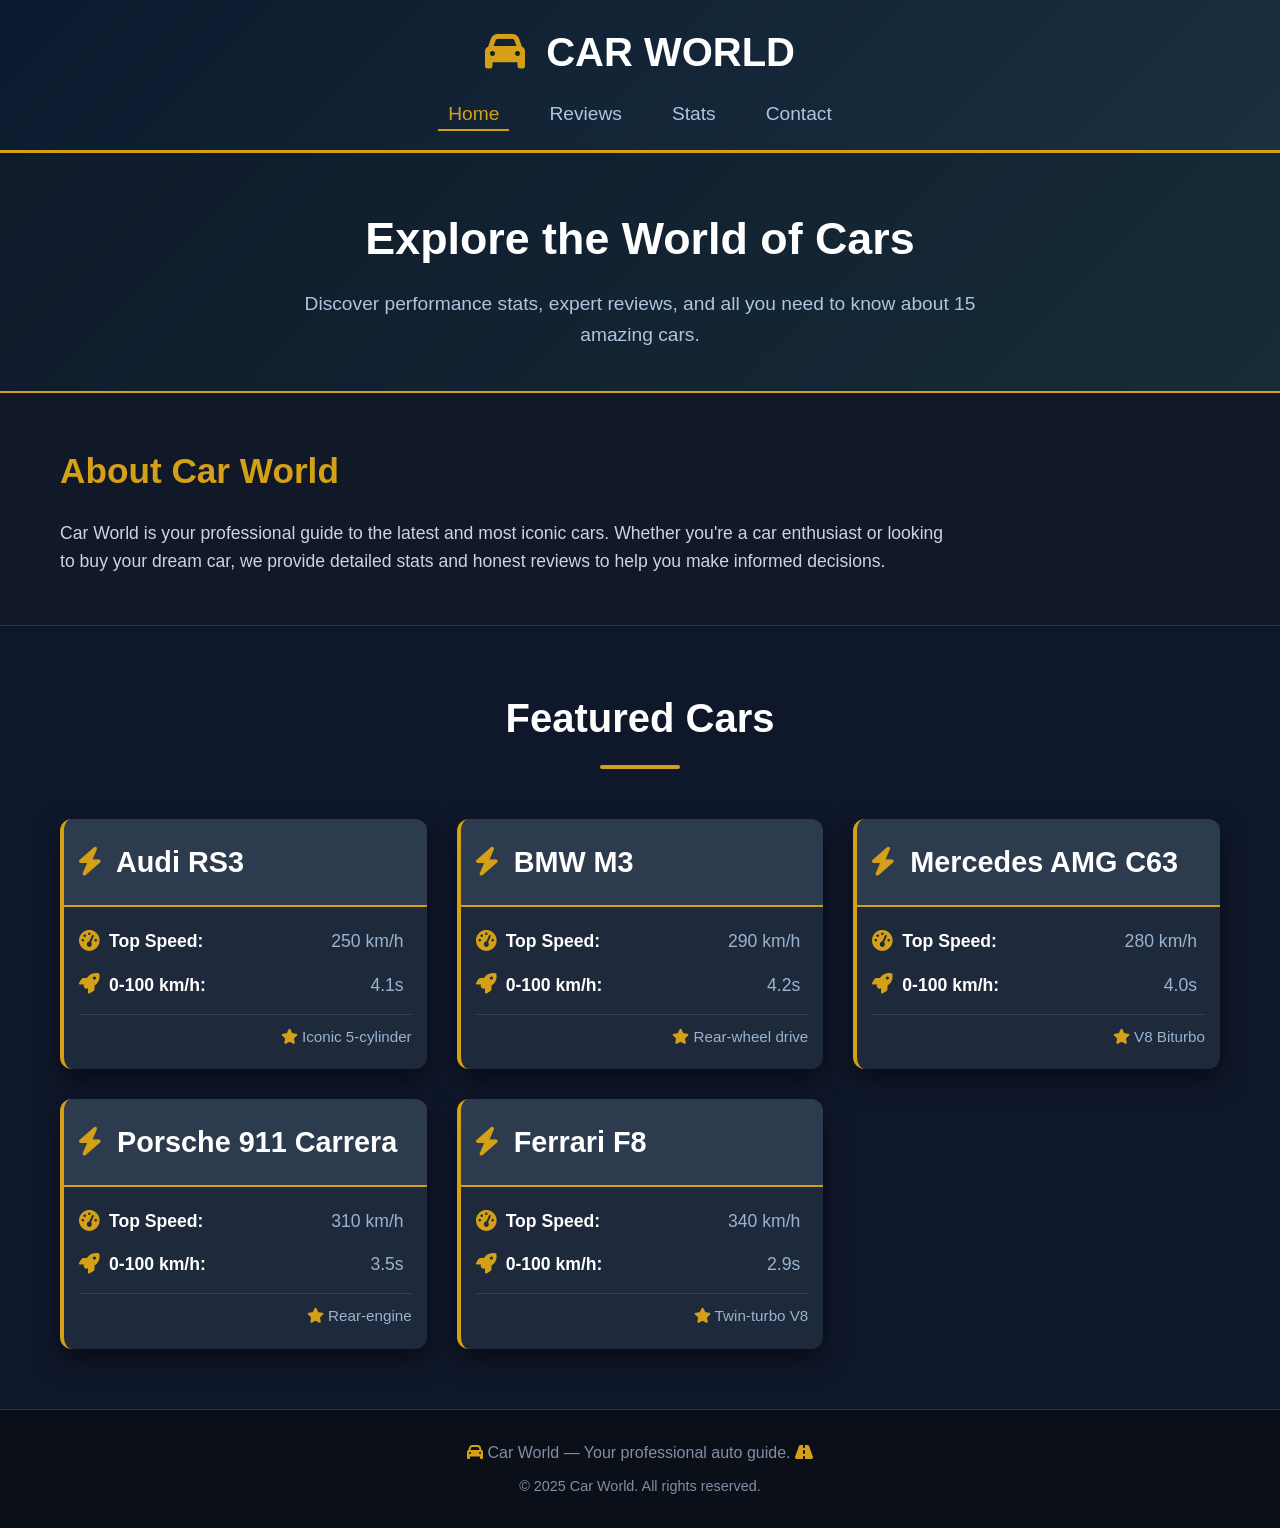
<file: index.html>
<!DOCTYPE html>
<html lang="en">
<head>
    <meta charset="UTF-8">
    <meta name="viewport" content="width=device-width, initial-scale=1.0">
    <title>Car World | Home</title>
    <link rel="stylesheet" href="https://cdnjs.cloudflare.com/ajax/libs/font-awesome/6.0.0-beta3/css/all.min.css">
    <link rel="stylesheet" href="styles.css">
</head>
<body>
    <header class="main-header">
        <div class="container header-content">
            <h1 class="site-title"><i class="fas fa-car"></i> Car World</h1>
            <nav class="main-nav">
                <ul>
                    <li><a href="index.html" class="active">Home</a></li>
                    <li><a href="review.html">Reviews</a></li>
                    <li><a href="stats.html">Stats</a></li>
                    <li><a href="contact.html">Contact</a></li>
                </ul>
            </nav>
        </div>
    </header>

    <section class="hero">
        <div class="container">
            <h1>Explore the World of Cars</h1>
            <p>Discover performance stats, expert reviews, and all you need to know about 15 amazing cars.</p>
        </div>
    </section>

    <section class="about-section">
        <div class="container">
            <h2>About Car World</h2>
            <p>Car World is your professional guide to the latest and most iconic cars. Whether you're a car enthusiast or looking to buy your dream car, we provide detailed stats and honest reviews to help you make informed decisions.</p>
        </div>
    </section>

    <section class="page-content">
        <div class="container">
            <h2 class="section-title">Featured Cars</h2>
            <div class="car-grid">
                <!-- Audi RS3 Card -->
                <div class="car-card">
                    <div class="car-header">
                        <h3><i class="fas fa-bolt"></i> Audi RS3</h3>
                    </div>
                    <div class="car-specs">
                        <div class="spec-item">
                            <i class="fas fa-tachometer-alt"></i>
                            <span>Top Speed:</span>
                            <span class="value">250 km/h</span>
                        </div>
                        <div class="spec-item">
                            <i class="fas fa-rocket"></i>
                            <span>0-100 km/h:</span>
                            <span class="value">4.1s</span>
                        </div>
                        <div class="car-divider"></div>
                        <div style="color: #9ab3d1; text-align: right; font-size: 0.95rem;"><i class="fas fa-star" style="color: #d4a017;"></i> Iconic 5-cylinder</div>
                    </div>
                </div>

                <!-- BMW M3 Card -->
                <div class="car-card">
                    <div class="car-header">
                        <h3><i class="fas fa-bolt"></i> BMW M3</h3>
                    </div>
                    <div class="car-specs">
                        <div class="spec-item">
                            <i class="fas fa-tachometer-alt"></i>
                            <span>Top Speed:</span>
                            <span class="value">290 km/h</span>
                        </div>
                        <div class="spec-item">
                            <i class="fas fa-rocket"></i>
                            <span>0-100 km/h:</span>
                            <span class="value">4.2s</span>
                        </div>
                        <div class="car-divider"></div>
                        <div style="color: #9ab3d1; text-align: right; font-size: 0.95rem;"><i class="fas fa-star" style="color: #d4a017;"></i> Rear-wheel drive</div>
                    </div>
                </div>

                <!-- Mercedes AMG C63 Card -->
                <div class="car-card">
                    <div class="car-header">
                        <h3><i class="fas fa-bolt"></i> Mercedes AMG C63</h3>
                    </div>
                    <div class="car-specs">
                        <div class="spec-item">
                            <i class="fas fa-tachometer-alt"></i>
                            <span>Top Speed:</span>
                            <span class="value">280 km/h</span>
                        </div>
                        <div class="spec-item">
                            <i class="fas fa-rocket"></i>
                            <span>0-100 km/h:</span>
                            <span class="value">4.0s</span>
                        </div>
                        <div class="car-divider"></div>
                        <div style="color: #9ab3d1; text-align: right; font-size: 0.95rem;"><i class="fas fa-star" style="color: #d4a017;"></i> V8 Biturbo</div>
                    </div>
                </div>

                <!-- Porsche 911 Carrera Card -->
                <div class="car-card">
                    <div class="car-header">
                        <h3><i class="fas fa-bolt"></i> Porsche 911 Carrera</h3>
                    </div>
                    <div class="car-specs">
                        <div class="spec-item">
                            <i class="fas fa-tachometer-alt"></i>
                            <span>Top Speed:</span>
                            <span class="value">310 km/h</span>
                        </div>
                        <div class="spec-item">
                            <i class="fas fa-rocket"></i>
                            <span>0-100 km/h:</span>
                            <span class="value">3.5s</span>
                        </div>
                        <div class="car-divider"></div>
                        <div style="color: #9ab3d1; text-align: right; font-size: 0.95rem;"><i class="fas fa-star" style="color: #d4a017;"></i> Rear-engine</div>
                    </div>
                </div>

                <!-- Ferrari F8 Card -->
                <div class="car-card">
                    <div class="car-header">
                        <h3><i class="fas fa-bolt"></i> Ferrari F8</h3>
                    </div>
                    <div class="car-specs">
                        <div class="spec-item">
                            <i class="fas fa-tachometer-alt"></i>
                            <span>Top Speed:</span>
                            <span class="value">340 km/h</span>
                        </div>
                        <div class="spec-item">
                            <i class="fas fa-rocket"></i>
                            <span>0-100 km/h:</span>
                            <span class="value">2.9s</span>
                        </div>
                        <div class="car-divider"></div>
                        <div style="color: #9ab3d1; text-align: right; font-size: 0.95rem;"><i class="fas fa-star" style="color: #d4a017;"></i> Twin-turbo V8</div>
                    </div>
                </div>
            </div>
        </div>
    </section>

    <footer>
        <div class="container">
            <p><i class="fas fa-car"></i> Car World — Your professional auto guide. <i class="fas fa-road"></i></p>
            <p style="margin-top: 10px; font-size: 0.9rem;">&copy; 2025 Car World. All rights reserved.</p>
        </div>
    </footer>
</body>
</html>
</file>
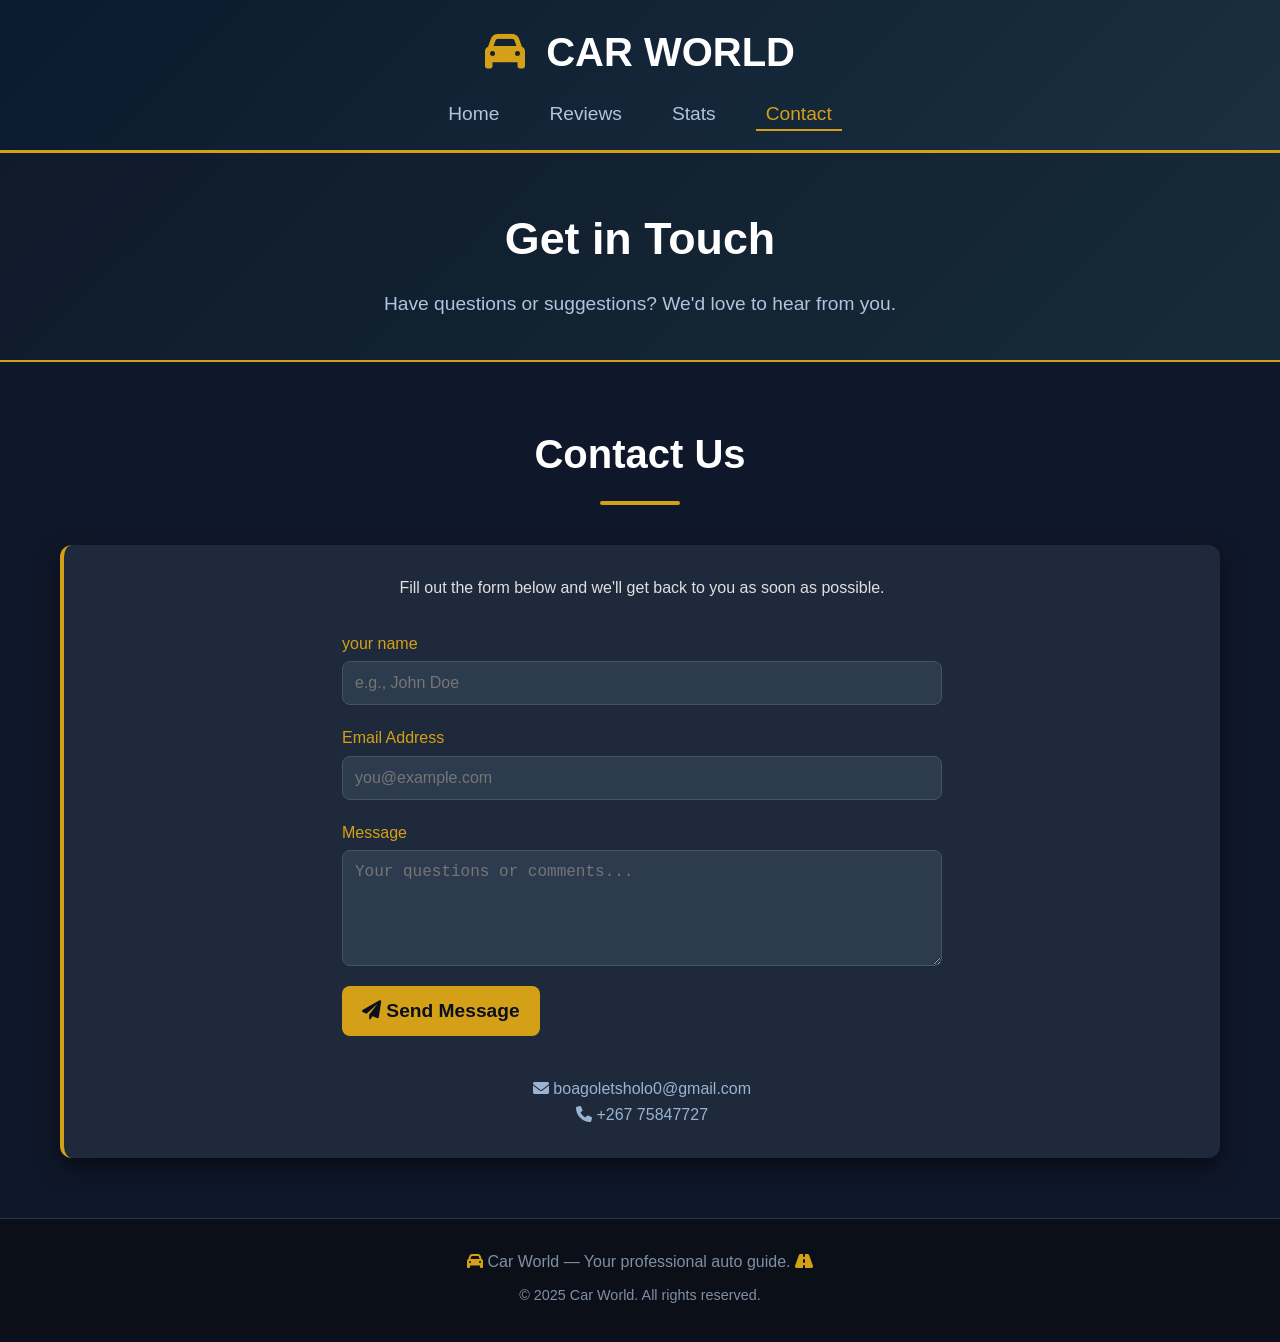
<file: contact.html>
<!DOCTYPE html>
<html lang="en">
<head>
    <meta charset="UTF-8">
    <meta name="viewport" content="width=device-width, initial-scale=1.0">
    <title>Car World | Contact</title>
    <link rel="stylesheet" href="https://cdnjs.cloudflare.com/ajax/libs/font-awesome/6.0.0-beta3/css/all.min.css">
    <link rel="stylesheet" href="styles.css">
</head>
<body>
    <header class="main-header">
        <div class="container header-content">
            <h1 class="site-title"><i class="fas fa-car"></i> Car World</h1>
            <nav class="main-nav">
                <ul>
                    <li><a href="index.html">Home</a></li>
                    <li><a href="review.html">Reviews</a></li>
                    <li><a href="stats.html">Stats</a></li>
                    <li><a href="contact.html" class="active">Contact</a></li>
                </ul>
            </nav>
        </div>
    </header>

    <section class="hero">
        <div class="container">
            <h1>Get in Touch</h1>
            <p>Have questions or suggestions? We'd love to hear from you.</p>
        </div>
    </section>

    <section class="page-content">
        <div class="container">
            <h2 class="page-title">Contact Us</h2>
            <div class="contact-info">
                <p style="margin-bottom: 30px; text-align: center;">Fill out the form below and we'll get back to you as soon as possible.</p>
                <form class="contact-form">
                    <div class="form-group">
                        <label for="name">your name</label>
                        <input type="text" id="name" name="name" placeholder="e.g., John Doe" required>
                    </div>
                    <div class="form-group">
                        <label for="email">Email Address</label>
                        <input type="email" id="email" name="email" placeholder="you@example.com" required>
                    </div>
                    <div class="form-group">
                        <label for="message">Message</label>
                        <textarea id="message" name="message" rows="5" placeholder="Your questions or comments..." required></textarea>
                    </div>
                    <button type="submit" class="submit-btn"><i class="fas fa-paper-plane"></i> Send Message</button>
                </form>
                <div style="margin-top: 40px; text-align: center; color: #9ab3d1;">
                    <p><i class="fas fa-envelope"></i> boagoletsholo0@gmail.com</p>
                    <p><i class="fas fa-phone"></i> +267 75847727
                  </p>
                </div>
            </div>
        </div>
    </section>

    <footer>
        <div class="container">
            <p><i class="fas fa-car"></i> Car World — Your professional auto guide. <i class="fas fa-road"></i></p>
            <p style="margin-top: 10px; font-size: 0.9rem;">&copy; 2025 Car World. All rights reserved.</p>
        </div>
    </footer>
</body>
</html>
</file>
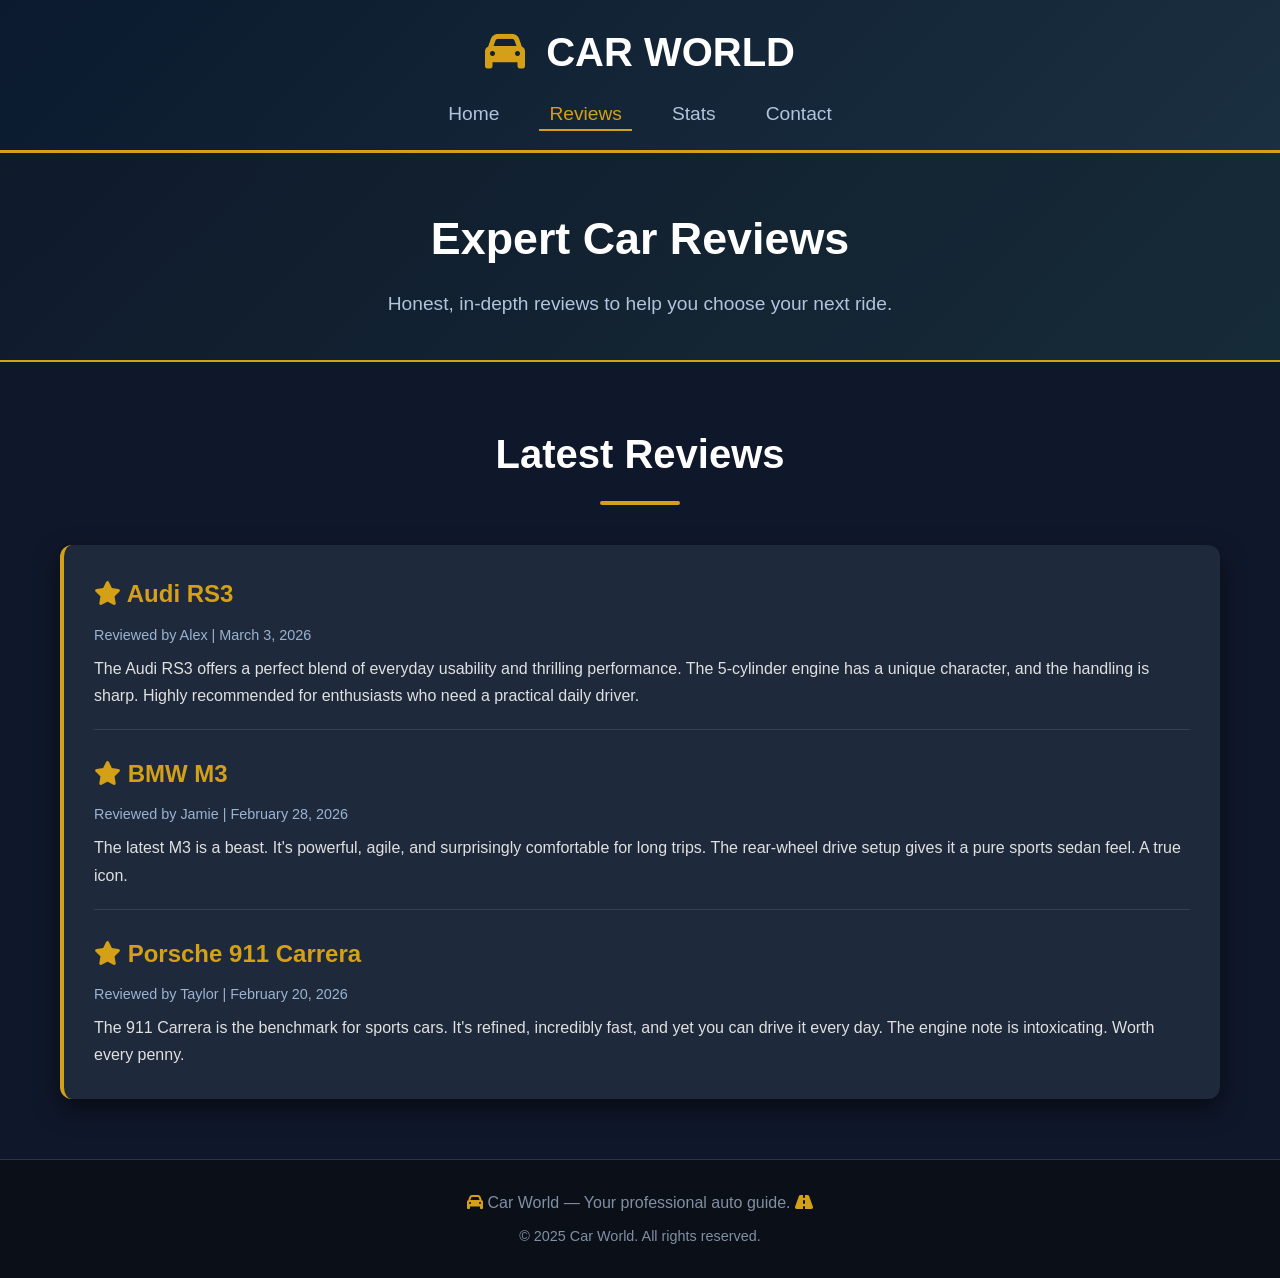
<file: review.html>
<!DOCTYPE html>
<html lang="en">
<head>
    <meta charset="UTF-8">
    <meta name="viewport" content="width=device-width, initial-scale=1.0">
    <title>Car World | Reviews</title>
    <link rel="stylesheet" href="https://cdnjs.cloudflare.com/ajax/libs/font-awesome/6.0.0-beta3/css/all.min.css">
    <link rel="stylesheet" href="styles.css">
</head>
<body>
    <header class="main-header">
        <div class="container header-content">
            <h1 class="site-title"><i class="fas fa-car"></i> Car World</h1>
            <nav class="main-nav">
                <ul>
                    <li><a href="index.html">Home</a></li>
                    <li><a href="review.html" class="active">Reviews</a></li>
                    <li><a href="stats.html">Stats</a></li>
                    <li><a href="contact.html">Contact</a></li>
                </ul>
            </nav>
        </div>
    </header>

    <section class="hero">
        <div class="container">
            <h1>Expert Car Reviews</h1>
            <p>Honest, in-depth reviews to help you choose your next ride.</p>
        </div>
    </section>

    <section class="page-content">
        <div class="container">
            <h2 class="page-title">Latest Reviews</h2>
            <div class="review-list">
                <div class="review-item">
                    <h3><i class="fas fa-star" style="color: #d4a017;"></i> Audi RS3</h3>
                    <div class="review-meta">Reviewed by Alex | March 3, 2026</div>
                    <p class="review-text">The Audi RS3 offers a perfect blend of everyday usability and thrilling performance. The 5-cylinder engine has a unique character, and the handling is sharp. Highly recommended for enthusiasts who need a practical daily driver.</p>
                </div>
                <div class="review-item">
                    <h3><i class="fas fa-star" style="color: #d4a017;"></i> BMW M3</h3>
                    <div class="review-meta">Reviewed by Jamie | February 28, 2026</div>
                    <p class="review-text">The latest M3 is a beast. It's powerful, agile, and surprisingly comfortable for long trips. The rear-wheel drive setup gives it a pure sports sedan feel. A true icon.</p>
                </div>
                <div class="review-item">
                    <h3><i class="fas fa-star" style="color: #d4a017;"></i> Porsche 911 Carrera</h3>
                    <div class="review-meta">Reviewed by Taylor | February 20, 2026</div>
                    <p class="review-text">The 911 Carrera is the benchmark for sports cars. It's refined, incredibly fast, and yet you can drive it every day. The engine note is intoxicating. Worth every penny.</p>
                </div>
            </div>
        </div>
    </section>

    <footer>
        <div class="container">
            <p><i class="fas fa-car"></i> Car World — Your professional auto guide. <i class="fas fa-road"></i></p>
            <p style="margin-top: 10px; font-size: 0.9rem;">&copy; 2025 Car World. All rights reserved.</p>
        </div>
    </footer>
</body>
</html>
</file>
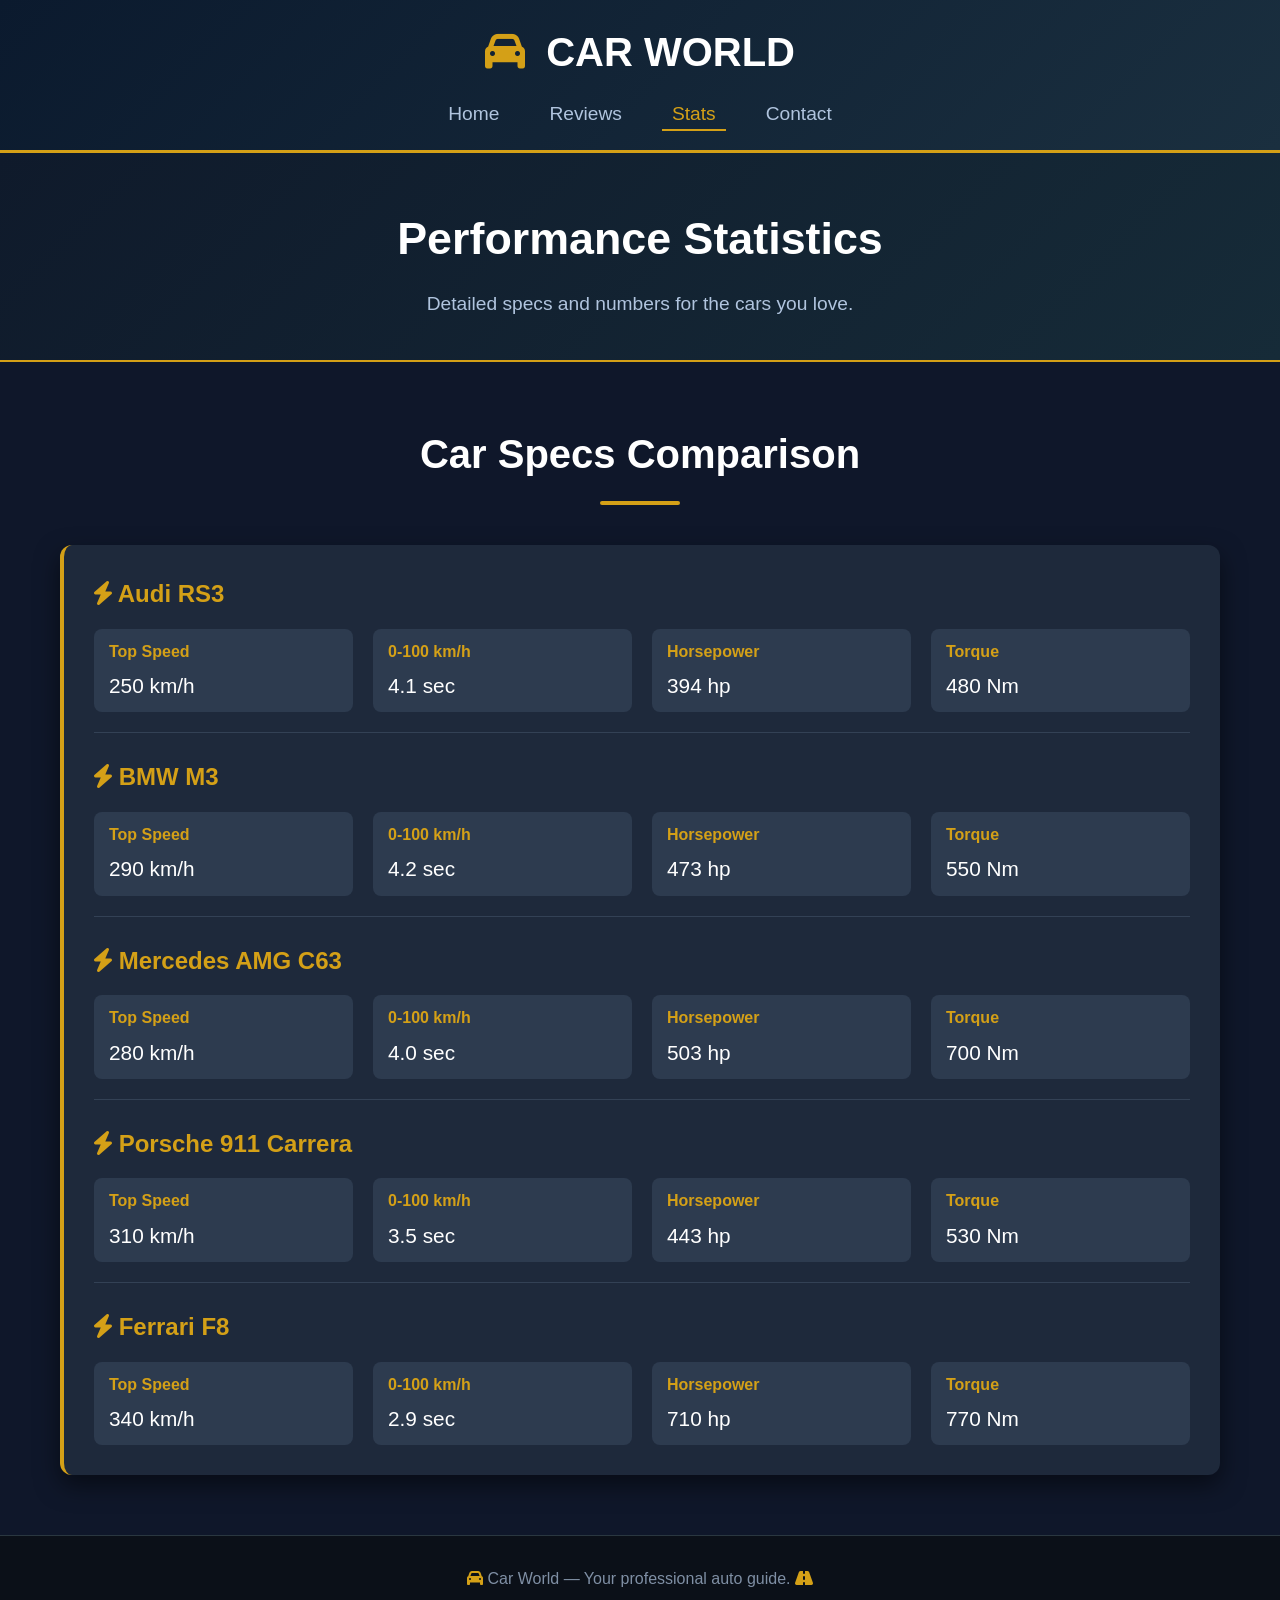
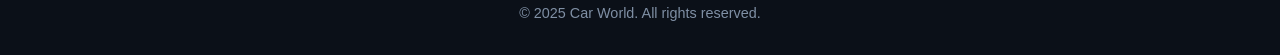
<file: stats.html>
<!DOCTYPE html>
<html lang="en">
<head>
    <meta charset="UTF-8">
    <meta name="viewport" content="width=device-width, initial-scale=1.0">
    <title>Car World | Stats</title>
    <link rel="stylesheet" href="https://cdnjs.cloudflare.com/ajax/libs/font-awesome/6.0.0-beta3/css/all.min.css">
    <link rel="stylesheet" href="styles.css">
</head>
<body>
    <header class="main-header">
        <div class="container header-content">
            <h1 class="site-title"><i class="fas fa-car"></i> Car World</h1>
            <nav class="main-nav">
                <ul>
                    <li><a href="index.html">Home</a></li>
                    <li><a href="review.html">Reviews</a></li>
                    <li><a href="stats.html" class="active">Stats</a></li>
                    <li><a href="contact.html">Contact</a></li>
                </ul>
            </nav>
        </div>
    </header>

    <section class="hero">
        <div class="container">
            <h1>Performance Statistics</h1>
            <p>Detailed specs and numbers for the cars you love.</p>
        </div>
    </section>

    <section class="page-content">
        <div class="container">
            <h2 class="page-title">Car Specs Comparison</h2>
            <div class="stat-list">
                <div class="stat-item">
                    <h3><i class="fas fa-bolt"></i> Audi RS3</h3>
                    <div class="stat-grid">
                        <div><span class="stat-label">Top Speed</span><span class="stat-value">250 km/h</span></div>
                        <div><span class="stat-label">0-100 km/h</span><span class="stat-value">4.1 sec</span></div>
                        <div><span class="stat-label">Horsepower</span><span class="stat-value">394 hp</span></div>
                        <div><span class="stat-label">Torque</span><span class="stat-value">480 Nm</span></div>
                    </div>
                </div>
                <div class="stat-item">
                    <h3><i class="fas fa-bolt"></i> BMW M3</h3>
                    <div class="stat-grid">
                        <div><span class="stat-label">Top Speed</span><span class="stat-value">290 km/h</span></div>
                        <div><span class="stat-label">0-100 km/h</span><span class="stat-value">4.2 sec</span></div>
                        <div><span class="stat-label">Horsepower</span><span class="stat-value">473 hp</span></div>
                        <div><span class="stat-label">Torque</span><span class="stat-value">550 Nm</span></div>
                    </div>
                </div>
                <div class="stat-item">
                    <h3><i class="fas fa-bolt"></i> Mercedes AMG C63</h3>
                    <div class="stat-grid">
                        <div><span class="stat-label">Top Speed</span><span class="stat-value">280 km/h</span></div>
                        <div><span class="stat-label">0-100 km/h</span><span class="stat-value">4.0 sec</span></div>
                        <div><span class="stat-label">Horsepower</span><span class="stat-value">503 hp</span></div>
                        <div><span class="stat-label">Torque</span><span class="stat-value">700 Nm</span></div>
                    </div>
                </div>
                <div class="stat-item">
                    <h3><i class="fas fa-bolt"></i> Porsche 911 Carrera</h3>
                    <div class="stat-grid">
                        <div><span class="stat-label">Top Speed</span><span class="stat-value">310 km/h</span></div>
                        <div><span class="stat-label">0-100 km/h</span><span class="stat-value">3.5 sec</span></div>
                        <div><span class="stat-label">Horsepower</span><span class="stat-value">443 hp</span></div>
                        <div><span class="stat-label">Torque</span><span class="stat-value">530 Nm</span></div>
                    </div>
                </div>
                <div class="stat-item">
                    <h3><i class="fas fa-bolt"></i> Ferrari F8</h3>
                    <div class="stat-grid">
                        <div><span class="stat-label">Top Speed</span><span class="stat-value">340 km/h</span></div>
                        <div><span class="stat-label">0-100 km/h</span><span class="stat-value">2.9 sec</span></div>
                        <div><span class="stat-label">Horsepower</span><span class="stat-value">710 hp</span></div>
                        <div><span class="stat-label">Torque</span><span class="stat-value">770 Nm</span></div>
                    </div>
                </div>
            </div>
        </div>
    </section>

    <footer>
        <div class="container">
            <p><i class="fas fa-car"></i> Car World — Your professional auto guide. <i class="fas fa-road"></i></p>
            <p style="margin-top: 10px; font-size: 0.9rem;">&copy; 2025 Car World. All rights reserved.</p>
        </div>
    </footer>
</body>
</html>
</file>
<file: styles.css>
/* ===== RESET & BASE ===== */
* {
    margin: 0;
    padding: 0;
    box-sizing: border-box;
}

body {
    font-family: 'Segoe UI', Tahoma, Geneva, Verdana, sans-serif;
    background-color: #0a0f1e;
    color: #e0e0e0;
    line-height: 1.6;
}

.container {
    max-width: 1200px;
    margin: 0 auto;
    padding: 0 20px;
}

/* ===== HEADER / NAVIGATION ===== */
.main-header {
    background: linear-gradient(135deg, #0b1a2e, #1a2f3f);
    padding: 20px 0 10px;
    border-bottom: 3px solid #d4a017;
}

.header-content {
    display: flex;
    flex-direction: column;
    align-items: center;
}

.site-title {
    font-size: 2.5rem;
    font-weight: 700;
    color: #ffffff;
    text-transform: uppercase;
    margin-bottom: 15px;
}

.site-title i {
    color: #d4a017;
    margin-right: 10px;
}

.main-nav ul {
    display: flex;
    list-style: none;
    gap: 30px;
    flex-wrap: wrap;
    justify-content: center;
    margin-bottom: 10px;
}

.main-nav a {
    color: #b0c4de;
    text-decoration: none;
    font-size: 1.2rem;
    font-weight: 500;
    padding: 5px 10px;
    transition: color 0.3s, border-bottom 0.3s;
    border-bottom: 2px solid transparent;
}

.main-nav a:hover,
.main-nav a.active {
    color: #d4a017;
    border-bottom-color: #d4a017;
}

/* ===== HERO SECTION (used on multiple pages) ===== */
.hero {
    background: linear-gradient(135deg, #0f1a2b, #162b38);
    padding: 50px 0 40px;
    text-align: center;
    border-bottom: 2px solid #d4a017;
}

.hero h1 {
    font-size: 2.8rem;
    font-weight: 700;
    color: #ffffff;
    margin-bottom: 15px;
}

.hero p {
    font-size: 1.2rem;
    max-width: 700px;
    margin: 0 auto;
    color: #b0c4de;
    font-weight: 300;
}

/* ===== ABOUT SECTION (used on index) ===== */
.about-section {
    background-color: #111827;
    padding: 50px 0;
    border-bottom: 1px solid #2a3740;
}

.about-section h2 {
    font-size: 2.2rem;
    color: #d4a017;
    margin-bottom: 20px;
    font-weight: 600;
}

.about-section p {
    font-size: 1.1rem;
    max-width: 900px;
    color: #cbd5e1;
}

/* ===== PAGE CONTENT (for review, stats, contact) ===== */
.page-content {
    padding: 60px 0;
    background-color: #0f172a;
    min-height: 60vh;
}

.page-title {
    text-align: center;
    font-size: 2.5rem;
    margin-bottom: 40px;
    color: #ffffff;
    position: relative;
}

.page-title:after {
    content: "";
    display: block;
    width: 80px;
    height: 4px;
    background: #d4a017;
    margin: 15px auto 0;
    border-radius: 2px;
}

/* ===== CAR GRID (index) ===== */
.section-title {
    text-align: center;
    font-size: 2.5rem;
    margin-bottom: 50px;
    color: #ffffff;
    position: relative;
}

.section-title:after {
    content: "";
    display: block;
    width: 80px;
    height: 4px;
    background: #d4a017;
    margin: 15px auto 0;
    border-radius: 2px;
}

.car-grid {
    display: grid;
    grid-template-columns: repeat(auto-fit, minmax(280px, 1fr));
    gap: 30px;
}

.car-card {
    background: #1e293b;
    border-radius: 12px;
    overflow: hidden;
    box-shadow: 0 10px 25px rgba(0, 0, 0, 0.5);
    transition: transform 0.3s ease, box-shadow 0.3s ease;
    border-left: 4px solid #d4a017;
}

.car-card:hover {
    transform: translateY(-8px);
    box-shadow: 0 18px 30px rgba(212, 160, 23, 0.2);
}

.car-header {
    background: #2d3b4f;
    padding: 20px 15px;
    border-bottom: 2px solid #d4a017;
}

.car-header h3 {
    font-size: 1.8rem;
    font-weight: 600;
    color: #ffffff;
}

.car-header h3 i {
    color: #d4a017;
    margin-right: 8px;
}

.car-specs {
    padding: 20px 15px;
}

.spec-item {
    display: flex;
    align-items: center;
    margin-bottom: 15px;
    font-size: 1.1rem;
}

.spec-item i {
    width: 30px;
    color: #d4a017;
    font-size: 1.3rem;
}

.spec-item span {
    font-weight: 600;
    color: #ffffff;
    margin-right: 8px;
}

.spec-item .value {
    color: #9ab3d1;
    font-weight: 400;
    margin-left: auto;
}

.car-divider {
    height: 1px;
    background: #334155;
    margin: 10px 0;
}

/* ===== REVIEWS, STATS, CONTACT STYLES ===== */
.review-list,
.stat-list,
.contact-info {
    background: #1e293b;
    border-radius: 12px;
    padding: 30px;
    box-shadow: 0 10px 25px rgba(0, 0, 0, 0.5);
    border-left: 4px solid #d4a017;
}

.review-item,
.stat-item {
    margin-bottom: 25px;
    border-bottom: 1px solid #334155;
    padding-bottom: 20px;
}

.review-item:last-child,
.stat-item:last-child {
    border-bottom: none;
    margin-bottom: 0;
    padding-bottom: 0;
}

.review-item h3,
.stat-item h3 {
    color: #d4a017;
    margin-bottom: 10px;
    font-size: 1.5rem;
}

.review-meta {
    color: #9ab3d1;
    font-size: 0.9rem;
    margin-bottom: 8px;
}

.review-text {
    color: #e0e0e0;
    line-height: 1.7;
}

.stat-grid {
    display: flex;
    flex-wrap: wrap;
    gap: 20px;
    margin-top: 15px;
}

.stat-grid div {
    background: #2d3b4f;
    padding: 10px 15px;
    border-radius: 8px;
    flex: 1 1 200px;
}

.stat-label {
    font-weight: 600;
    color: #d4a017;
    display: block;
    margin-bottom: 5px;
}

.stat-value {
    font-size: 1.3rem;
    color: #ffffff;
}

.contact-form {
    display: flex;
    flex-direction: column;
    gap: 20px;
    max-width: 600px;
    margin: 0 auto;
}

.form-group {
    display: flex;
    flex-direction: column;
}

.form-group label {
    margin-bottom: 5px;
    color: #d4a017;
    font-weight: 500;
}

.form-group input,
.form-group textarea {
    padding: 12px;
    background: #2d3b4f;
    border: 1px solid #445566;
    border-radius: 8px;
    color: #ffffff;
    font-size: 1rem;
    transition: border-color 0.3s;
}

.form-group input:focus,
.form-group textarea:focus {
    outline: none;
    border-color: #d4a017;
}

.submit-btn {
    background: #d4a017;
    color: #0a0f1e;
    border: none;
    padding: 14px 20px;
    font-size: 1.2rem;
    font-weight: 600;
    border-radius: 8px;
    cursor: pointer;
    transition: background 0.3s, transform 0.2s;
    align-self: flex-start;
}

.submit-btn:hover {
    background: #e5b32b;
    transform: translateY(-2px);
}

/* ===== FOOTER ===== */
footer {
    background: #0b1018;
    text-align: center;
    padding: 30px 0;
    border-top: 1px solid #2a3740;
}

footer p {
    color: #7f8fa4;
    font-size: 1rem;
}

footer i {
    color: #d4a017;
}

/* ===== RESPONSIVE ===== */
@media (max-width: 600px) {
    .site-title {
        font-size: 1.8rem;
    }
    .hero h1 {
        font-size: 2rem;
    }
    .hero p {
        font-size: 1rem;
    }
    .section-title,
    .page-title {
        font-size: 2rem;
    }
    .main-nav ul {
        gap: 15px;
    }
    .main-nav a {
        font-size: 1rem;
    }
}
</file>
